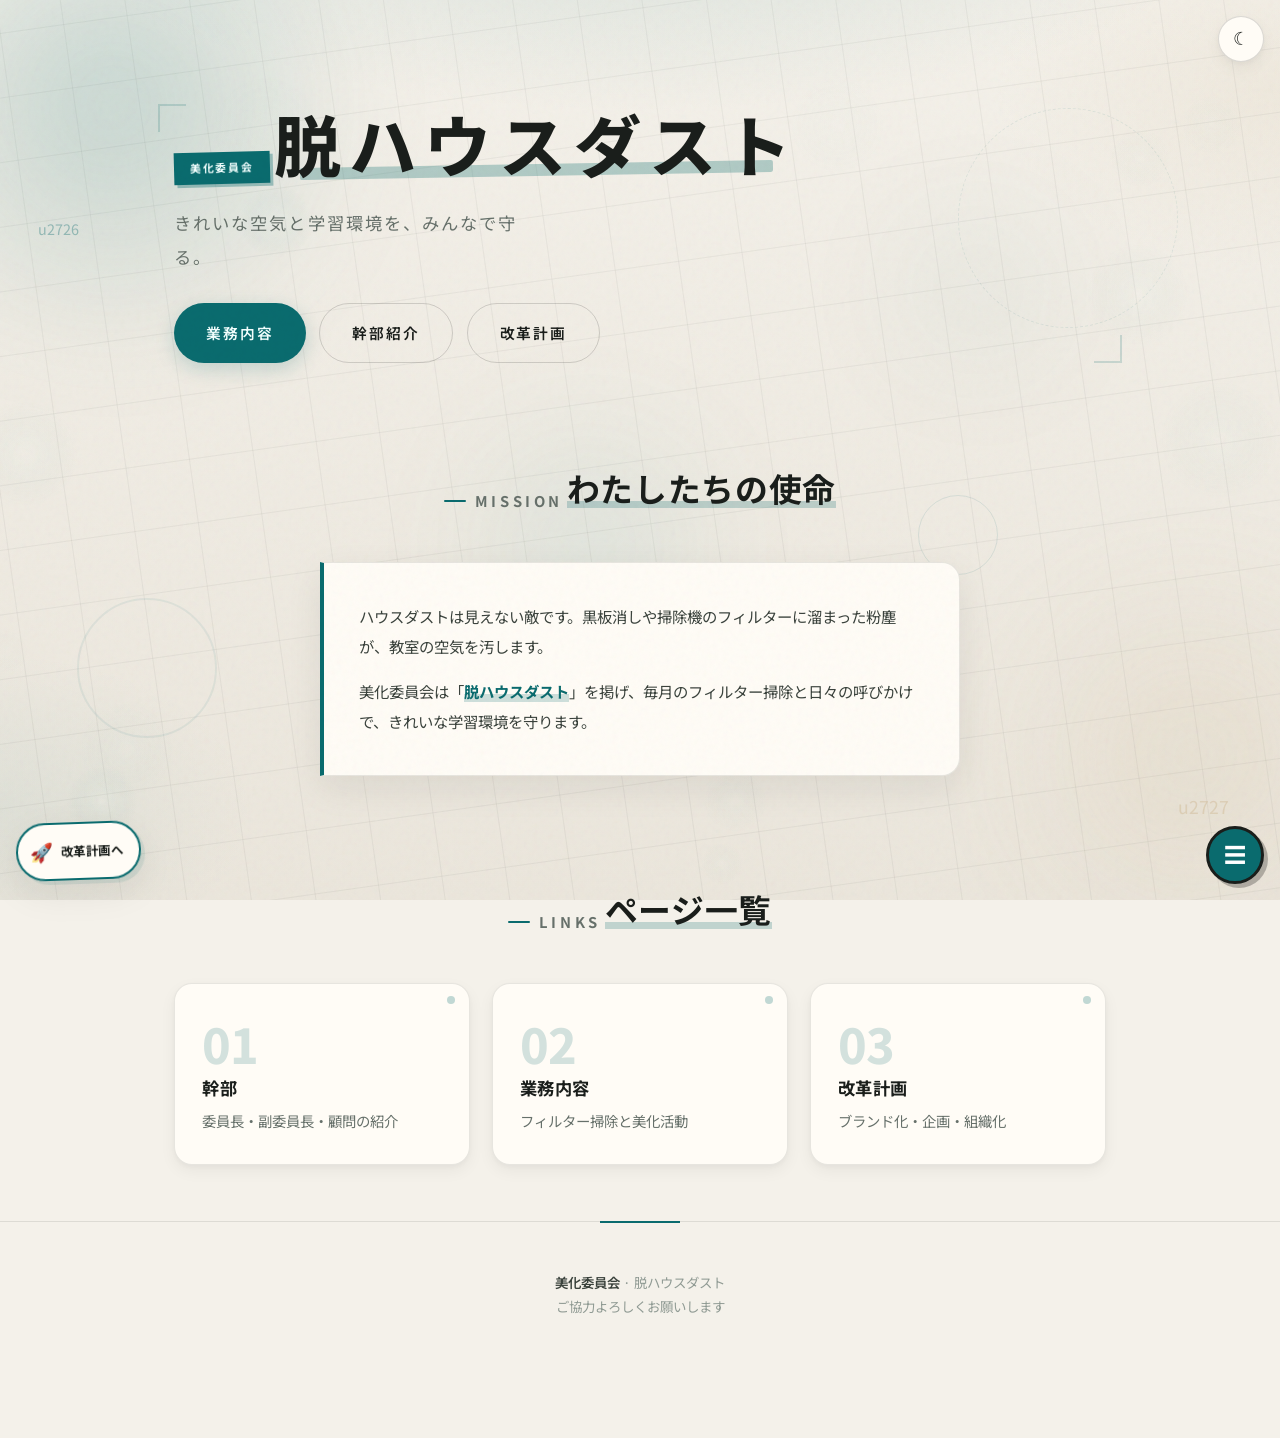
<file: index.html>
<!DOCTYPE html>
<html lang="ja" data-theme="light">
<head>
  <meta charset="UTF-8">
  <meta name="viewport" content="width=device-width, initial-scale=1.0, viewport-fit=cover">
  <meta name="description" content="美化委員会 — 脱ハウスダスト。黒板消し・掃除機フィルター掃除と学校全体の美化活動">
  <meta name="theme-color" content="#f4f1ea">
  <title>美化委員会 · 脱ハウスダスト</title>
  <link rel="preconnect" href="https://fonts.googleapis.com">
  <link rel="preconnect" href="https://fonts.gstatic.com" crossorigin>
  <link href="https://fonts.googleapis.com/css2?family=Noto+Sans+JP:wght@400;500;600;700;800&display=swap" rel="stylesheet">
  <link rel="stylesheet" href="css/style.css">
  <link rel="stylesheet" href="css/play.css">
  <link rel="stylesheet" href="css/menu.css?v=menu3">
</head>
<body>
  <div class="ambient" aria-hidden="true">
    <div class="ambient-gradient"></div>
    <div class="ambient-grid"></div>
    <div class="ambient-orbs">
      <div class="orb orb-1"></div>
      <div class="orb orb-2"></div>
      <div class="orb orb-3"></div>
      <div class="orb orb-4"></div>
    </div>
    <div class="ring ring-1"></div>
    <div class="ring ring-2"></div>
    <div class="ring ring-3"></div>
    <div class="ripple ripple-1"></div>
    <div class="ripple ripple-2"></div>
    <div class="ripple ripple-3"></div>
  </div>
  <canvas id="dust-canvas" aria-hidden="true"></canvas>

  <div class="page-wrap">
    <header class="hero">
      <div class="container">
        <div class="hero-badge">美化委員会</div>
        <h1>脱ハウスダスト</h1>
        <p class="hero-sub">きれいな空気と学習環境を、みんなで守る。</p>
        <div class="hero-cta">
          <a class="btn btn-primary" href="activities.html">業務内容</a>
          <a class="btn btn-ghost" href="cadre.html">幹部紹介</a>
          <a class="btn btn-ghost" href="https://r25347sh.github.io/bika-reform/">改革計画</a>
        </div>
      </div>
    </header>

    <section class="section">
      <div class="container">
        <div class="section-header reveal">
          <p class="eyebrow">Mission</p>
          <h2>わたしたちの使命</h2>
        </div>
        <div class="speech-card reveal">
          <p>ハウスダストは見えない敵です。黒板消しや掃除機のフィルターに溜まった粉塵が、教室の空気を汚します。</p>
          <p>美化委員会は「<span class="highlight">脱ハウスダスト</span>」を掲げ、毎月のフィルター掃除と日々の呼びかけで、きれいな学習環境を守ります。</p>
        </div>
      </div>
    </section>

    <section class="section">
      <div class="container">
        <div class="section-header reveal">
          <p class="eyebrow">Links</p>
          <h2>ページ一覧</h2>
        </div>
        <div class="activity-grid">
          <a class="card activity-card reveal" href="cadre.html" style="text-decoration:none;color:inherit">
            <div class="num">01</div>
            <h3>幹部</h3>
            <p>委員長・副委員長・顧問の紹介</p>
          </a>
          <a class="card activity-card reveal reveal-delay-1" href="activities.html" style="text-decoration:none;color:inherit">
            <div class="num">02</div>
            <h3>業務内容</h3>
            <p>フィルター掃除と美化活動</p>
          </a>
          <a class="card activity-card reveal reveal-delay-2" href="https://r25347sh.github.io/bika-reform/" style="text-decoration:none;color:inherit">
            <div class="num">03</div>
            <h3>改革計画</h3>
            <p>ブランド化・企画・組織化</p>
          </a>
        </div>
      </div>
    </section>

    <footer class="site-footer">
      <p><strong>美化委員会</strong> · 脱ハウスダスト</p>
      <p>ご協力よろしくお願いします</p>
    </footer>
  </div>

  <button type="button" class="ham-fab" id="ham-fab" style="position:fixed;right:1rem;bottom:1rem;z-index:2147483645;width:58px;height:58px;display:flex;align-items:center;justify-content:center;background:#0a6b6e;color:#fff;border:3px solid #1a1e1b;border-radius:50%;font-size:1.35rem;cursor:pointer;" aria-label="メニュー" aria-expanded="false" aria-controls="ham-panel">
    <span class="ham-fab-icon" aria-hidden="true">☰</span>
  </button>
  <nav class="ham-panel" id="ham-panel" aria-hidden="true">
    <a class="ham-link" href="index.html"><span class="ham-icon" aria-hidden="true">⌂</span><span>INDEX</span></a>
    <a class="ham-link" href="cadre.html"><span class="ham-icon" aria-hidden="true">👥</span><span>幹部</span></a>
    <a class="ham-link" href="activities.html"><span class="ham-icon" aria-hidden="true">🧹</span><span>業務内容</span></a>
    <a class="ham-link" href="https://r25347sh.github.io/bika-reform/"><span class="ham-icon" aria-hidden="true">🚀</span><span>改革計画</span></a>
  </nav>

  <script src="js/main.js" defer></script>
  <script src="js/play.js" defer></script>
  <script src="js/menu.js?v=menu3" defer></script>
  <a class="site-portal" href="https://r25347sh.github.io/bika-reform/" title="改革計画サイトへ">
    <span class="portal-icon" aria-hidden="true">🚀</span>
    <span>改革計画へ</span>
  </a>
</body>
</html>
</file>
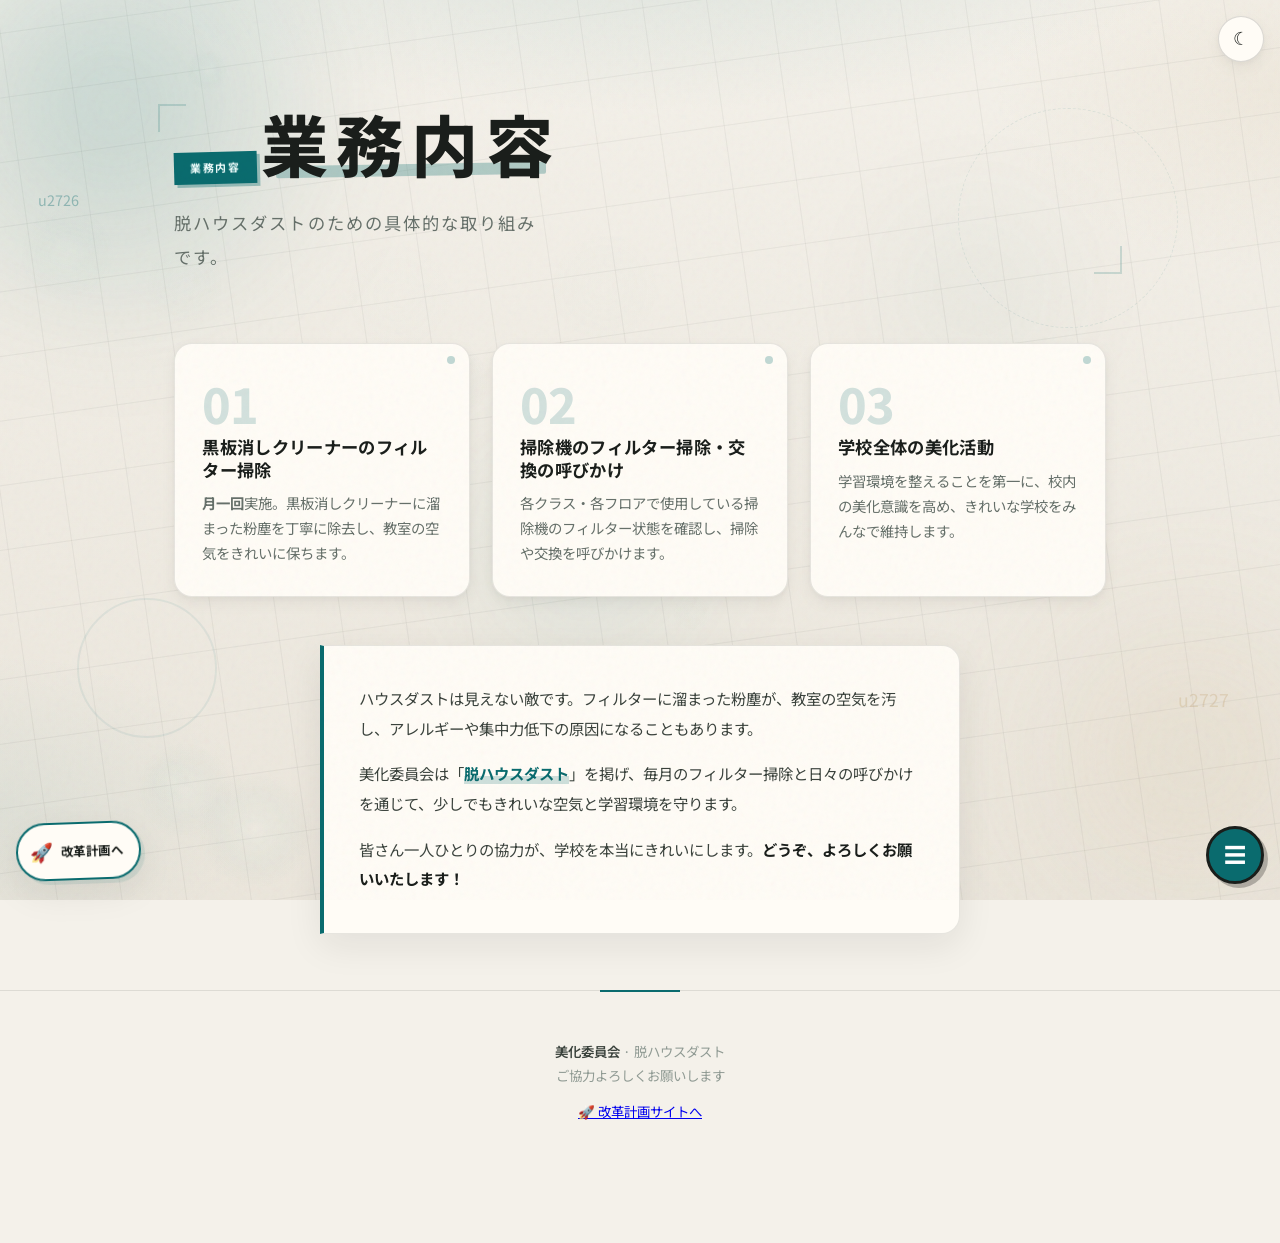
<file: activities.html>
<!DOCTYPE html>
<html lang="ja" data-theme="light">
<head>
  <meta charset="UTF-8">
  <meta name="viewport" content="width=device-width, initial-scale=1.0, viewport-fit=cover">
  <meta name="description" content="美化委員会の業務内容 — 黒板消しクリーナー・掃除機フィルター・学校全体の美化">
  <meta name="theme-color" content="#f4f1ea">
  <title>業務内容 · 美化委員会</title>
  <link rel="preconnect" href="https://fonts.googleapis.com">
  <link rel="preconnect" href="https://fonts.gstatic.com" crossorigin>
  <link href="https://fonts.googleapis.com/css2?family=Noto+Sans+JP:wght@400;500;600;700;800&display=swap" rel="stylesheet">
  <link rel="stylesheet" href="css/style.css">
  <link rel="stylesheet" href="css/play.css">
  <link rel="stylesheet" href="css/menu.css?v=menu2">
</head>
<body>
  <div class="ambient" aria-hidden="true">
    <div class="ambient-gradient"></div>
    <div class="ambient-grid"></div>
    <div class="ambient-orbs">
      <div class="orb orb-1"></div>
      <div class="orb orb-2"></div>
      <div class="orb orb-3"></div>
      <div class="orb orb-4"></div>
    </div>
    <div class="ring ring-1"></div>
    <div class="ring ring-2"></div>
    <div class="ring ring-3"></div>
    <div class="ripple ripple-1"></div>
    <div class="ripple ripple-2"></div>
    <div class="ripple ripple-3"></div>
  </div>
  <canvas id="dust-canvas" aria-hidden="true"></canvas>

  <div class="page-wrap">
    <header class="hero" style="padding-bottom: 2.5rem;">
      <div class="container">
        <div class="hero-badge">業務内容</div>
        <h1>業務内容</h1>
        <p class="hero-sub">脱ハウスダストのための具体的な取り組みです。</p>
      </div>
    </header>

    <section class="section" style="padding-top: 0;">
      <div class="container">
        <div class="activity-grid" style="margin-bottom: 3rem;">
          <article class="card activity-card reveal reveal-delay-1">
            <div class="num">01</div>
            <h3>黒板消しクリーナーのフィルター掃除</h3>
            <p><strong>月一回</strong>実施。黒板消しクリーナーに溜まった粉塵を丁寧に除去し、教室の空気をきれいに保ちます。</p>
          </article>
          <article class="card activity-card reveal reveal-delay-2">
            <div class="num">02</div>
            <h3>掃除機のフィルター掃除・交換の呼びかけ</h3>
            <p>各クラス・各フロアで使用している掃除機のフィルター状態を確認し、掃除や交換を呼びかけます。</p>
          </article>
          <article class="card activity-card reveal reveal-delay-3">
            <div class="num">03</div>
            <h3>学校全体の美化活動</h3>
            <p>学習環境を整えることを第一に、校内の美化意識を高め、きれいな学校をみんなで維持します。</p>
          </article>
        </div>

        <div class="speech-card reveal">
          <p>ハウスダストは見えない敵です。フィルターに溜まった粉塵が、教室の空気を汚し、アレルギーや集中力低下の原因になることもあります。</p>
          <p>美化委員会は「<span class="highlight">脱ハウスダスト</span>」を掲げ、毎月のフィルター掃除と日々の呼びかけを通じて、少しでもきれいな空気と学習環境を守ります。</p>
          <p>皆さん一人ひとりの協力が、学校を本当にきれいにします。<strong>どうぞ、よろしくお願いいたします！</strong></p>
        </div>
      </div>
    </section>

    <footer class="site-footer">
      <p><strong>美化委員会</strong> · 脱ハウスダスト</p>
      <p>ご協力よろしくお願いします</p>
      <p style="margin-top:0.75rem;"><a href="https://r25347sh.github.io/bika-reform/">🚀 改革計画サイトへ</a></p>
    </footer>
  </div>

  <button type="button" class="ham-fab" id="ham-fab" aria-label="メニュー" aria-expanded="false" aria-controls="ham-panel">
    <span class="ham-fab-icon" aria-hidden="true">☰</span>
  </button>
  <nav class="ham-panel" id="ham-panel" aria-hidden="true">
    <a class="ham-link" href="index.html"><span class="ham-icon" aria-hidden="true">⌂</span><span>INDEX</span></a>
    <a class="ham-link" href="cadre.html"><span class="ham-icon" aria-hidden="true">👥</span><span>幹部</span></a>
    <a class="ham-link" href="activities.html"><span class="ham-icon" aria-hidden="true">🧹</span><span>業務内容</span></a>
    <a class="ham-link" href="https://r25347sh.github.io/bika-reform/"><span class="ham-icon" aria-hidden="true">🚀</span><span>改革計画</span></a>
  </nav>

  <script src="js/main.js" defer></script>
  <script src="js/play.js" defer></script>
  <script src="js/menu.js?v=menu2" defer></script>
  <a class="site-portal" href="https://r25347sh.github.io/bika-reform/" title="改革計画サイトへ">
    <span class="portal-icon" aria-hidden="true">🚀</span>
    <span>改革計画へ</span>
  </a>
</body>
</html>
</file>
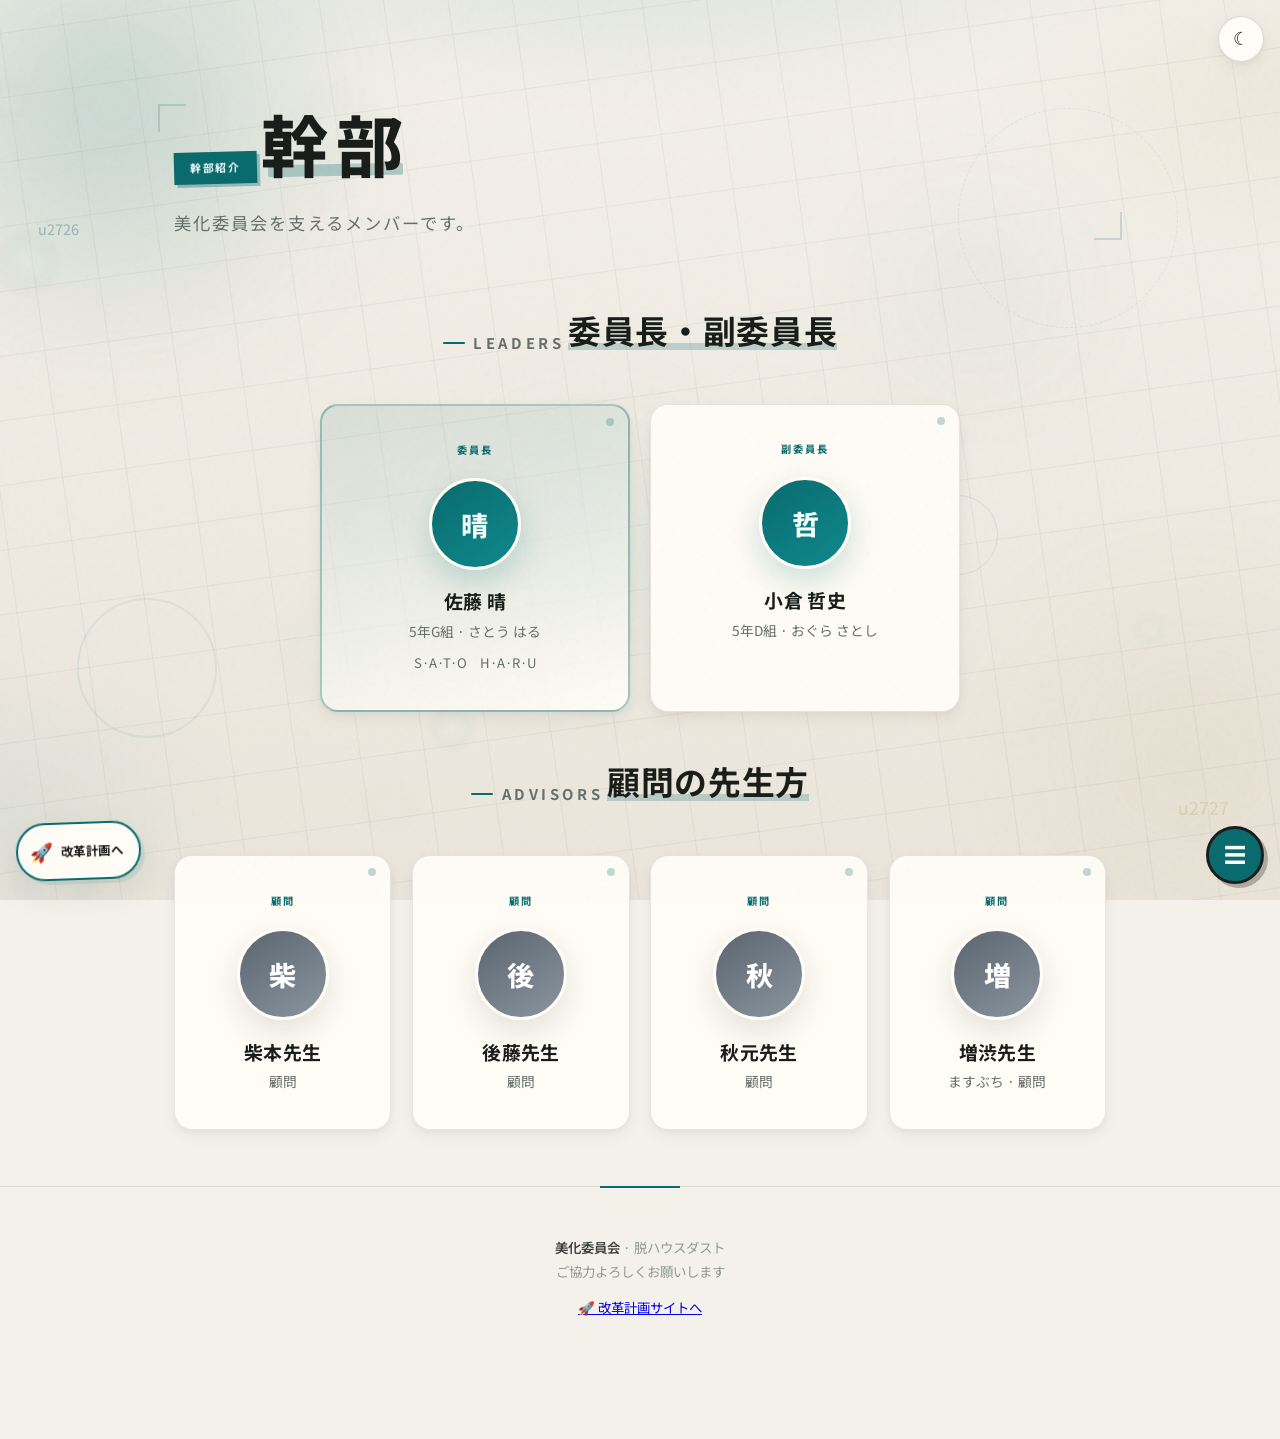
<file: cadre.html>
<!DOCTYPE html>
<html lang="ja" data-theme="light">
<head>
  <meta charset="UTF-8">
  <meta name="viewport" content="width=device-width, initial-scale=1.0, viewport-fit=cover">
  <meta name="description" content="美化委員会 幹部紹介 — 委員長・副委員長・顧問の先生方">
  <meta name="theme-color" content="#f4f1ea">
  <title>幹部 · 美化委員会</title>
  <link rel="preconnect" href="https://fonts.googleapis.com">
  <link rel="preconnect" href="https://fonts.gstatic.com" crossorigin>
  <link href="https://fonts.googleapis.com/css2?family=Noto+Sans+JP:wght@400;500;600;700;800&display=swap" rel="stylesheet">
  <link rel="stylesheet" href="css/style.css">
  <link rel="stylesheet" href="css/play.css">
  <link rel="stylesheet" href="css/menu.css?v=menu2">
</head>
<body>
  <div class="ambient" aria-hidden="true">
    <div class="ambient-gradient"></div>
    <div class="ambient-grid"></div>
    <div class="ambient-orbs">
      <div class="orb orb-1"></div>
      <div class="orb orb-2"></div>
      <div class="orb orb-3"></div>
      <div class="orb orb-4"></div>
    </div>
    <div class="ring ring-1"></div>
    <div class="ring ring-2"></div>
    <div class="ring ring-3"></div>
    <div class="ripple ripple-1"></div>
    <div class="ripple ripple-2"></div>
    <div class="ripple ripple-3"></div>
  </div>
  <canvas id="dust-canvas" aria-hidden="true"></canvas>

  <div class="page-wrap">
    <header class="hero" style="padding-bottom: 2.5rem;">
      <div class="container">
        <div class="hero-badge">幹部紹介</div>
        <h1>幹部</h1>
        <p class="hero-sub">美化委員会を支えるメンバーです。</p>
      </div>
    </header>

    <section class="section" style="padding-top: 0;">
      <div class="container">
        <div class="section-header reveal">
          <p class="eyebrow">Leaders</p>
          <h2>委員長・副委員長</h2>
        </div>
        <div class="cadre-grid" style="max-width: 640px; margin: 0 auto 3rem;">
          <article class="card cadre-card featured reveal reveal-delay-1">
            <div class="role">委員長</div>
            <div class="cadre-avatar" aria-hidden="true">晴</div>
            <h3>佐藤 晴</h3>
            <p class="meta">5年G組 · さとう はる</p>
            <p class="meta" style="margin-top:0.5rem;font-size:0.82rem;">S·A·T·O　H·A·R·U</p>
          </article>
          <article class="card cadre-card reveal reveal-delay-2">
            <div class="role">副委員長</div>
            <div class="cadre-avatar" aria-hidden="true">哲</div>
            <h3>小倉 哲史</h3>
            <p class="meta">5年D組 · おぐら さとし</p>
          </article>
        </div>

        <div class="section-header reveal">
          <p class="eyebrow">Advisors</p>
          <h2>顧問の先生方</h2>
        </div>
        <div class="cadre-grid">
          <article class="card cadre-card teacher reveal reveal-delay-1">
            <div class="role">顧問</div>
            <div class="cadre-avatar" aria-hidden="true">柴</div>
            <h3>柴本先生</h3>
            <p class="meta">顧問</p>
          </article>
          <article class="card cadre-card teacher reveal reveal-delay-2">
            <div class="role">顧問</div>
            <div class="cadre-avatar" aria-hidden="true">後</div>
            <h3>後藤先生</h3>
            <p class="meta">顧問</p>
          </article>
          <article class="card cadre-card teacher reveal reveal-delay-3">
            <div class="role">顧問</div>
            <div class="cadre-avatar" aria-hidden="true">秋</div>
            <h3>秋元先生</h3>
            <p class="meta">顧問</p>
          </article>
          <article class="card cadre-card teacher reveal reveal-delay-4">
            <div class="role">顧問</div>
            <div class="cadre-avatar" aria-hidden="true">増</div>
            <h3>増渋先生</h3>
            <p class="meta">ますぶち · 顧問</p>
          </article>
        </div>
      </div>
    </section>

    <footer class="site-footer">
      <p><strong>美化委員会</strong> · 脱ハウスダスト</p>
      <p>ご協力よろしくお願いします</p>
      <p style="margin-top:0.75rem;"><a href="https://r25347sh.github.io/bika-reform/">🚀 改革計画サイトへ</a></p>
    </footer>
  </div>

  <button type="button" class="ham-fab" id="ham-fab" aria-label="メニュー" aria-expanded="false" aria-controls="ham-panel">
    <span class="ham-fab-icon" aria-hidden="true">☰</span>
  </button>
  <nav class="ham-panel" id="ham-panel" aria-hidden="true">
    <a class="ham-link" href="index.html"><span class="ham-icon" aria-hidden="true">⌂</span><span>INDEX</span></a>
    <a class="ham-link" href="cadre.html"><span class="ham-icon" aria-hidden="true">👥</span><span>幹部</span></a>
    <a class="ham-link" href="activities.html"><span class="ham-icon" aria-hidden="true">🧹</span><span>業務内容</span></a>
    <a class="ham-link" href="https://r25347sh.github.io/bika-reform/"><span class="ham-icon" aria-hidden="true">🚀</span><span>改革計画</span></a>
  </nav>

  <script src="js/main.js" defer></script>
  <script src="js/play.js" defer></script>
  <script src="js/menu.js?v=menu2" defer></script>
  <a class="site-portal" href="https://r25347sh.github.io/bika-reform/" title="改革計画サイトへ">
    <span class="portal-icon" aria-hidden="true">🚀</span>
    <span>改革計画へ</span>
  </a>
</body>
</html>
</file>
<file: css/style.css>
/* ============================================================
   美化委員会 · 脱ハウスダスト 2026
   Editorial · Alive background · Not generic AI
   ============================================================ */

:root {
  --bg: #f4f1ea;
  --bg-deep: #ebe6dc;
  --surface: #fffcf6;
  --surface-2: #f9f5ed;
  --ink: #1a1e1b;
  --ink-2: #3a423c;
  --ink-3: #66706a;
  --ink-4: #8f9a93;
  --accent: #0a6b6e;
  --accent-bright: #0f8a8e;
  --accent-soft: rgba(10, 107, 110, 0.1);
  --accent-glow: rgba(10, 107, 110, 0.2);
  --accent-line: rgba(10, 107, 110, 0.35);
  --accent-on: #f2fffe;
  --warm: #c4a574;
  --warm-soft: rgba(196, 165, 116, 0.15);
  --line: rgba(26, 30, 27, 0.1);
  --line-strong: rgba(26, 30, 27, 0.16);
  --shadow-sm: 0 2px 6px rgba(26,30,27,0.04), 0 6px 16px rgba(26,30,27,0.05);
  --shadow-md: 0 12px 36px rgba(26,30,27,0.08);
  --shadow-lg: 0 24px 60px rgba(26,30,27,0.1);
  --radius: 4px;
  --radius-lg: 18px;
  --font: "Noto Sans JP", "Hiragino Sans", "Yu Gothic", system-ui, sans-serif;
  --ease: cubic-bezier(0.22, 1, 0.36, 1);
  --ease-out: cubic-bezier(0.16, 1, 0.3, 1);
  --ease-spring: cubic-bezier(0.34, 1.3, 0.64, 1);
  --max: 980px;
}

[data-theme="dark"] {
  --bg: #0d1210;
  --bg-deep: #080b0a;
  --surface: #161c19;
  --surface-2: #1c2420;
  --ink: #eef2ef;
  --ink-2: #c5cec8;
  --ink-3: #8b968f;
  --ink-4: #5c6861;
  --accent: #2dd4bf;
  --accent-bright: #5eead4;
  --accent-soft: rgba(45, 212, 191, 0.12);
  --accent-glow: rgba(45, 212, 191, 0.25);
  --accent-line: rgba(45, 212, 191, 0.35);
  --accent-on: #042f2e;
  --warm: #d4b896;
  --warm-soft: rgba(212, 184, 150, 0.12);
  --line: rgba(200, 215, 208, 0.1);
  --line-strong: rgba(200, 215, 208, 0.18);
  --shadow-sm: 0 2px 10px rgba(0,0,0,0.35);
  --shadow-md: 0 14px 40px rgba(0,0,0,0.4);
  --shadow-lg: 0 28px 64px rgba(0,0,0,0.5);
}

*, *::before, *::after { box-sizing: border-box; margin: 0; padding: 0; }
html { scroll-behavior: smooth; background: var(--bg); }
body {
  font-family: var(--font);
  color: var(--ink);
  background: var(--bg);
  line-height: 1.8;
  min-height: 100vh;
  overflow-x: hidden;
  -webkit-font-smoothing: antialiased;
  transition: background 0.45s ease, color 0.45s ease;
}

body::before {
  content: "";
  position: fixed;
  inset: 0;
  z-index: 9990;
  pointer-events: none;
  opacity: 0.04;
  background-image: url("data:image/svg+xml,%3Csvg viewBox='0 0 200 200' xmlns='http://www.w3.org/2000/svg'%3E%3Cfilter id='n'%3E%3CfeTurbulence type='fractalNoise' baseFrequency='0.85' numOctaves='4' stitchTiles='stitch'/%3E%3C/filter%3E%3Crect width='100%25' height='100%25' filter='url(%23n)'/%3E%3C/svg%3E");
  mix-blend-mode: multiply;
}
[data-theme="dark"] body::before { opacity: 0.06; mix-blend-mode: soft-light; }

.ambient {
  position: fixed; inset: 0; z-index: 0; pointer-events: none; overflow: hidden;
}

.ambient-gradient {
  position: absolute; inset: 0;
  background:
    radial-gradient(ellipse 90% 50% at 50% -15%, color-mix(in srgb, var(--accent) 14%, transparent), transparent 55%),
    radial-gradient(ellipse 45% 40% at 100% 10%, color-mix(in srgb, var(--warm) 10%, transparent), transparent 50%),
    radial-gradient(ellipse 40% 35% at 0% 90%, color-mix(in srgb, var(--accent) 6%, transparent), transparent 50%),
    linear-gradient(180deg, var(--bg) 0%, var(--bg-deep) 100%);
}

.ambient-grid {
  position: absolute; inset: -20%;
  background-image:
    linear-gradient(var(--line) 1px, transparent 1px),
    linear-gradient(90deg, var(--line) 1px, transparent 1px);
  background-size: 64px 64px;
  opacity: 0.5;
  transform: rotate(-8deg);
  animation: grid-drift 40s linear infinite;
}
@keyframes grid-drift {
  0% { transform: rotate(-8deg) translate(0, 0); }
  100% { transform: rotate(-8deg) translate(64px, 64px); }
}

.ambient-orbs { position: absolute; inset: 0; }
.orb {
  position: absolute;
  border-radius: 50%;
  filter: blur(70px);
  will-change: transform;
}
.orb-1 {
  width: min(55vw, 480px); height: min(55vw, 480px);
  background: radial-gradient(circle, color-mix(in srgb, var(--accent) 45%, transparent) 0%, transparent 70%);
  top: -15%; left: -10%;
  opacity: 0.55;
  animation: orb-a 22s ease-in-out infinite;
}
.orb-2 {
  width: min(45vw, 380px); height: min(45vw, 380px);
  background: radial-gradient(circle, color-mix(in srgb, var(--warm) 40%, transparent) 0%, transparent 70%);
  bottom: -5%; right: -8%;
  opacity: 0.45;
  animation: orb-b 28s ease-in-out infinite;
}
.orb-3 {
  width: min(35vw, 280px); height: min(35vw, 280px);
  background: radial-gradient(circle, color-mix(in srgb, var(--accent-bright) 35%, transparent) 0%, transparent 70%);
  top: 45%; left: 35%;
  opacity: 0.35;
  animation: orb-c 18s ease-in-out infinite;
}
.orb-4 {
  width: min(30vw, 220px); height: min(30vw, 220px);
  background: radial-gradient(circle, color-mix(in srgb, var(--accent) 30%, transparent) 0%, transparent 70%);
  top: 20%; right: 15%;
  opacity: 0.3;
  animation: orb-a 26s ease-in-out infinite reverse;
  animation-delay: -8s;
}
@keyframes orb-a {
  0%, 100% { transform: translate(0, 0) scale(1); }
  33% { transform: translate(8%, 6%) scale(1.12); }
  66% { transform: translate(-5%, 10%) scale(0.92); }
}
@keyframes orb-b {
  0%, 100% { transform: translate(0, 0) scale(1); }
  40% { transform: translate(-10%, -8%) scale(1.15); }
  70% { transform: translate(6%, -4%) scale(0.9); }
}
@keyframes orb-c {
  0%, 100% { transform: translate(0, 0) scale(1); }
  50% { transform: translate(12%, -10%) scale(1.2); }
}

.ring {
  position: absolute;
  border-radius: 50%;
  border: 1.5px solid var(--accent-line);
  opacity: 0.25;
  animation: ring-spin 30s linear infinite;
}
.ring-1 {
  width: 220px; height: 220px;
  top: 12%; right: 8%;
  border-style: dashed;
  animation-duration: 36s;
}
.ring-2 {
  width: 140px; height: 140px;
  bottom: 18%; left: 6%;
  border-width: 2px;
  opacity: 0.2;
  animation-duration: 24s;
  animation-direction: reverse;
}
.ring-3 {
  width: 80px; height: 80px;
  top: 55%; right: 22%;
  opacity: 0.3;
  animation-duration: 18s;
}
@keyframes ring-spin {
  from { transform: rotate(0deg); }
  to { transform: rotate(360deg); }
}

.ripple {
  position: absolute;
  border-radius: 50%;
  border: 1px solid var(--accent-line);
  opacity: 0;
  animation: ripple-out 8s ease-out infinite;
}
.ripple-1 { width: 60px; height: 60px; top: 30%; left: 20%; animation-delay: 0s; }
.ripple-2 { width: 60px; height: 60px; top: 70%; right: 25%; animation-delay: 2.5s; }
.ripple-3 { width: 60px; height: 60px; top: 50%; left: 60%; animation-delay: 5s; }
@keyframes ripple-out {
  0% { transform: scale(0.5); opacity: 0.4; }
  70% { opacity: 0.1; }
  100% { transform: scale(4.5); opacity: 0; }
}

#dust-canvas {
  position: fixed; inset: 0; z-index: 1; pointer-events: none;
}

.page-wrap {
  position: relative; z-index: 2; min-height: 100vh;
  display: flex; flex-direction: column;
  animation: page-in 0.9s var(--ease-out) both;
}
@keyframes page-in {
  from { opacity: 0; transform: translateY(20px); }
  to { opacity: 1; transform: none; }
}

.container { width: 100%; max-width: var(--max); margin: 0 auto; padding: 0 1.5rem; }
h1, h2, h3 { font-weight: 700; letter-spacing: 0.02em; line-height: 1.3; color: var(--ink); }

.theme-toggle {
  position: fixed;
  top: max(1rem, env(safe-area-inset-top));
  right: max(1rem, env(safe-area-inset-right));
  z-index: 99980;
  width: 46px; height: 46px; border-radius: 50%;
  border: 1.5px solid var(--line-strong);
  background: var(--surface); color: var(--ink);
  box-shadow: var(--shadow-sm); cursor: pointer;
  display: flex; align-items: center; justify-content: center;
  font-size: 1.15rem;
  transition: transform 0.3s var(--ease-spring), box-shadow 0.25s, background 0.25s;
}
.theme-toggle:hover {
  transform: scale(1.1) rotate(15deg);
  box-shadow: var(--shadow-md);
}
.theme-toggle .icon-sun, .theme-toggle .icon-moon { display: none; line-height: 1; }
[data-theme="light"] .theme-toggle .icon-moon,
:root:not([data-theme="dark"]) .theme-toggle .icon-moon { display: block; }
[data-theme="dark"] .theme-toggle .icon-sun { display: block; }
[data-theme="dark"] .theme-toggle .icon-moon { display: none; }

.eyebrow {
  display: inline-flex; align-items: center; gap: 0.55rem;
  font-size: 0.7rem; font-weight: 700; letter-spacing: 0.24em;
  text-transform: uppercase; color: var(--accent); margin-bottom: 0.8rem;
}
.eyebrow::before {
  content: "";
  width: 22px; height: 2px;
  background: var(--accent);
  border-radius: 1px;
  animation: line-draw 1s var(--ease-out) both;
}
@keyframes line-draw {
  from { width: 0; opacity: 0; }
  to { width: 22px; opacity: 1; }
}

.btn {
  display: inline-flex; align-items: center; justify-content: center; gap: 0.5rem;
  padding: 1rem 2rem;
  border-radius: 9999px;
  font-family: inherit; font-size: 0.92rem; font-weight: 600;
  text-decoration: none; border: none; cursor: pointer;
  transition: transform 0.35s var(--ease-spring), box-shadow 0.3s, background 0.2s, border-color 0.2s, color 0.2s;
}
.btn-primary {
  background: var(--accent); color: var(--accent-on);
  box-shadow: 0 6px 20px var(--accent-glow);
}
.btn-primary:hover {
  transform: translateY(-4px) scale(1.03);
  box-shadow: 0 14px 36px var(--accent-glow);
  background: var(--accent-bright);
}
.btn-ghost {
  background: transparent; color: var(--ink);
  border: 1.5px solid var(--line-strong);
}
.btn-ghost:hover {
  border-color: var(--accent); color: var(--accent);
  background: var(--accent-soft);
  transform: translateY(-4px);
}

.card {
  background: var(--surface);
  border: 1px solid var(--line);
  border-radius: var(--radius-lg);
  padding: 1.9rem 1.7rem;
  box-shadow: var(--shadow-sm);
  transition: transform 0.45s var(--ease), box-shadow 0.45s, border-color 0.3s;
  position: relative;
  overflow: hidden;
}
.card::after {
  content: "";
  position: absolute;
  top: 0; left: 0; right: 0;
  height: 3px;
  background: linear-gradient(90deg, var(--accent), transparent 70%);
  opacity: 0;
  transition: opacity 0.35s;
}
.card:hover {
  transform: translateY(-8px);
  box-shadow: var(--shadow-md);
  border-color: var(--accent-line);
}
.card:hover::after { opacity: 1; }

.hero {
  padding: 6.5rem 0 3rem;
  position: relative;
}
.hero-inner {
  display: grid;
  grid-template-columns: 1fr;
  gap: 2rem;
  align-items: end;
}
@media (min-width: 720px) {
  .hero-inner {
    grid-template-columns: 1.2fr 0.8fr;
    gap: 2.5rem;
  }
}

.hero-main { text-align: left; }
.hero-badge {
  display: inline-block;
  padding: 0.4rem 1rem;
  background: var(--accent);
  color: var(--accent-on);
  font-size: 0.68rem; font-weight: 700; letter-spacing: 0.16em;
  margin-bottom: 1.4rem;
  transform: rotate(-1.5deg);
  box-shadow: 3px 3px 0 color-mix(in srgb, var(--accent) 35%, transparent);
  animation: stamp-in 0.8s var(--ease-spring) both;
}
@keyframes stamp-in {
  from { opacity: 0; transform: rotate(-8deg) scale(0.8); }
  to { opacity: 1; transform: rotate(-1.5deg) scale(1); }
}

.hero h1 {
  font-size: clamp(2.8rem, 8vw, 4.2rem);
  font-weight: 800;
  letter-spacing: 0.12em;
  margin-bottom: 0.9rem;
  line-height: 1.15;
  animation: title-rise 1s var(--ease-out) 0.15s both;
}
@keyframes title-rise {
  from { opacity: 0; transform: translateY(28px); letter-spacing: 0.25em; filter: blur(4px); }
  to { opacity: 1; transform: none; letter-spacing: 0.12em; filter: none; }
}

.hero-sub {
  font-size: clamp(0.98rem, 2vw, 1.08rem);
  color: var(--ink-3);
  max-width: 22em;
  line-height: 1.95;
  margin-bottom: 1.8rem;
  animation: title-rise 1s var(--ease-out) 0.28s both;
}

.hero-cta {
  display: flex; flex-wrap: wrap; gap: 0.85rem;
  animation: title-rise 1s var(--ease-out) 0.4s both;
}

.hero-side {
  display: flex;
  justify-content: flex-start;
  align-items: flex-end;
}
@media (min-width: 720px) {
  .hero-side { justify-content: flex-end; }
}

.goal-banner {
  width: 100%;
  max-width: 260px;
  padding: 1.6rem 1.5rem 1.4rem;
  background: var(--surface);
  border: 2px solid var(--accent);
  box-shadow: 6px 6px 0 var(--accent-soft), var(--shadow-sm);
  text-align: center;
  position: relative;
  animation: stamp-in 0.9s var(--ease-spring) 0.35s both;
}
.goal-banner::before {
  content: "GOAL";
  position: absolute;
  top: -0.55rem; left: 50%;
  transform: translateX(-50%);
  background: var(--accent);
  color: var(--accent-on);
  font-size: 0.55rem; font-weight: 800; letter-spacing: 0.2em;
  padding: 0.15rem 0.6rem;
}
.goal-banner .label {
  font-size: 0.65rem; font-weight: 700; letter-spacing: 0.2em;
  color: var(--ink-3); margin-bottom: 0.4rem; margin-top: 0.3rem;
}
.goal-banner .value {
  font-size: 1.45rem; font-weight: 800; letter-spacing: 0.1em; color: var(--accent);
  line-height: 1.3;
}

.section { padding: 3.5rem 0; }
.section-header { margin-bottom: 2.2rem; }
.section-header h2 {
  font-size: clamp(1.55rem, 3.5vw, 2.05rem);
  margin-bottom: 0.4rem;
  position: relative;
  display: inline-block;
}
.section-header h2::after {
  content: "";
  position: absolute;
  left: 0; bottom: 0.05em;
  width: 100%; height: 0.22em;
  background: color-mix(in srgb, var(--accent) 22%, transparent);
  z-index: -1;
}
.section-header p { color: var(--ink-3); font-size: 0.92rem; margin-top: 0.35rem; }

.speech-card {
  max-width: 640px;
  padding: 2.4rem 2.2rem;
  background: var(--surface);
  border: 1px solid var(--line);
  border-left: 4px solid var(--accent);
  border-radius: 0 var(--radius-lg) var(--radius-lg) 0;
  box-shadow: var(--shadow-md);
  position: relative;
}
.speech-card p {
  color: var(--ink-2); font-size: 0.96rem;
  margin-bottom: 0.95rem; line-height: 1.95;
}
.speech-card p:last-child { margin-bottom: 0; }
.speech-card .highlight {
  color: var(--accent); font-weight: 700;
  background: linear-gradient(transparent 62%, color-mix(in srgb, var(--accent) 20%, transparent) 62%);
}
.speech-card strong { color: var(--ink); font-weight: 700; }

.activity-grid {
  display: grid;
  grid-template-columns: repeat(auto-fit, minmax(260px, 1fr));
  gap: 1.35rem;
}
.activity-card {
  padding-top: 2.2rem;
}
.activity-card .num {
  font-size: 3rem; font-weight: 800;
  color: color-mix(in srgb, var(--accent) 18%, transparent);
  line-height: 1;
  margin-bottom: 0.6rem;
  letter-spacing: -0.02em;
  transition: color 0.35s, transform 0.4s var(--ease-spring);
}
.activity-card:hover .num {
  color: var(--accent);
  transform: scale(1.08);
}
.activity-card h3 { font-size: 1.08rem; margin-bottom: 0.55rem; }
.activity-card p { font-size: 0.9rem; color: var(--ink-3); line-height: 1.75; }

.cadre-grid {
  display: grid;
  grid-template-columns: repeat(auto-fit, minmax(200px, 1fr));
  gap: 1.3rem;
}
.cadre-card { text-align: center; padding: 2.2rem 1.5rem; }
.cadre-card .role {
  font-size: 0.64rem; font-weight: 700; letter-spacing: 0.2em;
  color: var(--accent); margin-bottom: 1.15rem; text-transform: uppercase;
}
.cadre-avatar {
  width: 92px; height: 92px; border-radius: 50%;
  margin: 0 auto 1.2rem;
  background: linear-gradient(145deg, var(--accent), var(--accent-bright));
  display: flex; align-items: center; justify-content: center;
  font-size: 1.7rem; color: var(--accent-on); font-weight: 800;
  box-shadow: 0 12px 32px var(--accent-glow);
  border: 3px solid var(--surface);
  transition: transform 0.45s var(--ease-spring), box-shadow 0.4s;
}
.cadre-card:hover .cadre-avatar {
  transform: scale(1.12) rotate(-3deg);
  box-shadow: 0 18px 44px var(--accent-glow);
}
.cadre-card.teacher .cadre-avatar {
  background: linear-gradient(145deg, #5a6570, #8a95a0);
  color: #fff;
  box-shadow: 0 12px 32px rgba(26,30,27,0.12);
}
[data-theme="dark"] .cadre-card.teacher .cadre-avatar {
  background: linear-gradient(145deg, #3d4650, #5a6570);
}
.cadre-card h3 { font-size: 1.18rem; margin-bottom: 0.3rem; }
.cadre-card .meta { font-size: 0.86rem; color: var(--ink-3); }
.cadre-card.featured {
  border: 2px solid var(--accent-line);
  background: linear-gradient(165deg, var(--accent-soft), var(--surface));
}

.site-footer {
  margin-top: auto;
  padding: 3rem 1.5rem 7.5rem;
  text-align: center;
  color: var(--ink-4);
  font-size: 0.84rem;
  border-top: 1px solid var(--line);
  position: relative;
}
.site-footer::before {
  content: "";
  position: absolute;
  top: -1px; left: 50%;
  transform: translateX(-50%);
  width: 80px; height: 2px;
  background: var(--accent);
}
.site-footer strong { color: var(--ink-2); font-weight: 600; }

.reveal {
  opacity: 0;
  transform: translateY(32px);
  transition: opacity 0.9s var(--ease-out), transform 0.9s var(--ease-out);
}
.reveal.visible { opacity: 1; transform: none; }
.reveal-delay-1 { transition-delay: 0.1s; }
.reveal-delay-2 { transition-delay: 0.2s; }
.reveal-delay-3 { transition-delay: 0.3s; }
.reveal-delay-4 { transition-delay: 0.4s; }

@media (max-width: 480px) {
  .hero { padding: 5.5rem 0 2.5rem; }
  .speech-card { padding: 1.8rem 1.4rem; }
  .goal-banner { max-width: 100%; }
}

@media (prefers-reduced-motion: reduce) {
  .ambient-grid, .orb, .ring, .ripple, .hero-badge, .hero h1, .hero-sub, .hero-cta, .goal-banner, .eyebrow::before {
    animation: none !important;
  }
  .reveal { opacity: 1; transform: none; transition: none; }
  .page-wrap { animation: none; }
  body::before { opacity: 0; }
}
</file>
<file: css/play.css>
/* ========== PLAY MODE — denser + easter-ready ========== */

.sticker {
  position: absolute;
  font-size: 1.6rem;
  opacity: 0.72;
  pointer-events: none;
  z-index: 3;
  animation: sticker-bob 4s ease-in-out infinite;
  filter: drop-shadow(0 3px 6px rgba(0,0,0,0.1));
  user-select: none;
}
.sticker-1 { top: 8%; right: 5%; animation-delay: 0s; font-size: 1.85rem; }
.sticker-2 { bottom: 18%; left: 4%; animation-delay: -1.2s; font-size: 1.5rem; }
.sticker-3 { top: 42%; right: 10%; animation-delay: -2.4s; font-size: 1.3rem; opacity: 0.55; }
.sticker-4 { top: 65%; left: 8%; animation-delay: -0.8s; font-size: 1.4rem; }
.sticker-5 { top: 22%; left: 12%; animation-delay: -3s; font-size: 1.2rem; opacity: 0.5; }
@keyframes sticker-bob {
  0%, 100% { transform: translateY(0) rotate(-8deg) scale(1); }
  30% { transform: translateY(-14px) rotate(6deg) scale(1.08); }
  60% { transform: translateY(-4px) rotate(-4deg) scale(0.96); }
}

.hero-badge {
  cursor: pointer;
  transition: transform 0.4s cubic-bezier(0.34, 1.6, 0.64, 1);
  animation: stamp-in 0.8s cubic-bezier(0.34, 1.6, 0.64, 1) both, badge-wiggle 5s ease-in-out 1.5s infinite;
}
.hero-badge:hover {
  transform: rotate(4deg) scale(1.12) !important;
  animation-play-state: paused;
}
@keyframes badge-wiggle {
  0%, 100% { transform: rotate(-1.5deg); }
  15% { transform: rotate(2deg); }
  30% { transform: rotate(-2.5deg); }
  45% { transform: rotate(1deg); }
  60% { transform: rotate(-1.5deg); }
}
@keyframes stamp-in {
  from { opacity: 0; transform: rotate(-10deg) scale(0.7); }
  to { opacity: 1; transform: rotate(-1.5deg) scale(1); }
}

.goal-banner, .mission-banner {
  transition: transform 0.45s cubic-bezier(0.34, 1.6, 0.64, 1), box-shadow 0.35s;
  cursor: pointer;
}
.goal-banner:hover, .mission-banner:hover {
  transform: rotate(-2.5deg) translateY(-8px) scale(1.04);
  box-shadow: 10px 10px 0 var(--accent-soft), var(--shadow-md);
}
.goal-banner:active, .mission-banner:active {
  transform: rotate(1deg) scale(0.97);
}

.card {
  transition: transform 0.35s cubic-bezier(0.34, 1.3, 0.64, 1), box-shadow 0.4s, border-color 0.3s !important;
  transform-style: preserve-3d;
  perspective: 800px;
  position: relative;
}
.card:hover {
  transform: translateY(-10px) rotate(-0.6deg) !important;
}
.activity-card:nth-child(2):hover { transform: translateY(-10px) rotate(0.6deg) !important; }
.activity-card:nth-child(3):hover { transform: translateY(-10px) rotate(-0.4deg) !important; }

.activity-card .num, .num-card .num {
  display: inline-block;
  transition: color 0.3s, transform 0.5s cubic-bezier(0.34, 1.7, 0.64, 1) !important;
}
.activity-card:hover .num, .num-card:hover .num {
  transform: scale(1.25) rotate(-8deg) !important;
  color: var(--accent) !important;
}

.btn {
  transition: transform 0.4s cubic-bezier(0.34, 1.6, 0.64, 1), box-shadow 0.3s, background 0.2s, border-color 0.2s, color 0.2s !important;
  position: relative;
  overflow: hidden;
}
.btn::after {
  content: "";
  position: absolute;
  inset: 0;
  background: linear-gradient(120deg, transparent 30%, rgba(255,255,255,0.25) 50%, transparent 70%);
  transform: translateX(-120%);
  transition: transform 0.55s ease;
}
.btn:hover::after { transform: translateX(120%); }
.btn-primary:hover { transform: translateY(-5px) scale(1.06) !important; }
.btn-ghost:hover { transform: translateY(-5px) scale(1.04) !important; }
.btn:active { transform: scale(0.9) !important; transition-duration: 0.1s !important; }

.cadre-avatar {
  transition: transform 0.5s cubic-bezier(0.34, 1.6, 0.64, 1), box-shadow 0.4s !important;
}
.cadre-card:hover .cadre-avatar {
  transform: scale(1.18) rotate(-8deg) !important;
}

.theme-toggle:hover { transform: scale(1.15) rotate(25deg) !important; }
.theme-toggle:active { transform: scale(0.85) rotate(-20deg) !important; }

.speech-card {
  transition: transform 0.4s cubic-bezier(0.34, 1.3, 0.64, 1), box-shadow 0.35s;
}
.speech-card:hover {
  transform: translateY(-4px);
  box-shadow: var(--shadow-lg);
}

.page-wrap::before {
  content: "\u2726";
  position: absolute;
  top: 15%; left: 3%;
  font-size: 0.9rem;
  color: var(--accent);
  opacity: 0.35;
  animation: sparkle-twinkle 3s ease-in-out infinite;
  pointer-events: none;
  z-index: 3;
}
.page-wrap::after {
  content: "\u2727";
  position: absolute;
  top: 55%; right: 4%;
  font-size: 1.1rem;
  color: var(--warm, var(--accent));
  opacity: 0.3;
  animation: sparkle-twinkle 3.5s ease-in-out 1s infinite;
  pointer-events: none;
  z-index: 3;
}
@keyframes sparkle-twinkle {
  0%, 100% { opacity: 0.2; transform: scale(1) rotate(0deg); }
  50% { opacity: 0.55; transform: scale(1.3) rotate(20deg); }
}

.site-portal {
  position: fixed;
  bottom: max(1.25rem, env(safe-area-inset-bottom));
  left: max(1rem, env(safe-area-inset-left));
  z-index: 99970;
  display: inline-flex;
  align-items: center;
  gap: 0.45rem;
  padding: 0.65rem 1rem 0.65rem 0.75rem;
  background: var(--surface);
  border: 2px solid var(--accent);
  border-radius: 999px;
  box-shadow: 4px 4px 0 var(--accent-soft), var(--shadow-md);
  color: var(--ink);
  font-size: 0.78rem;
  font-weight: 700;
  letter-spacing: 0.04em;
  text-decoration: none;
  transform: rotate(-2deg);
  transition: transform 0.4s cubic-bezier(0.34, 1.6, 0.64, 1), box-shadow 0.3s;
  animation: portal-bob 3.5s ease-in-out infinite;
}
.site-portal:hover {
  transform: rotate(2deg) scale(1.08) translateY(-4px);
  box-shadow: 6px 6px 0 var(--accent-soft), var(--shadow-lg);
  animation-play-state: paused;
}
.site-portal:active { transform: scale(0.94) rotate(-1deg); }
.site-portal .portal-icon {
  font-size: 1.15rem;
  animation: portal-spin 6s linear infinite;
  display: inline-block;
}
.site-portal:hover .portal-icon { animation-duration: 1.2s; }
@keyframes portal-bob {
  0%, 100% { transform: rotate(-2deg) translateY(0); }
  50% { transform: rotate(-2deg) translateY(-6px); }
}
@keyframes portal-spin {
  from { transform: rotate(0deg); }
  to { transform: rotate(360deg); }
}

.hero h1 {
  position: relative;
  display: inline-block;
}
.hero h1::after {
  content: "";
  position: absolute;
  left: 5%;
  bottom: 0.08em;
  width: 90%;
  height: 0.18em;
  background: color-mix(in srgb, var(--accent) 28%, transparent);
  z-index: -1;
  border-radius: 2px;
  transform: rotate(-1deg);
  animation: underline-wiggle 3s ease-in-out infinite;
}
@keyframes underline-wiggle {
  0%, 100% { transform: rotate(-1deg) scaleX(1); }
  50% { transform: rotate(0.5deg) scaleX(1.03); }
}

.card::before {
  content: "";
  position: absolute;
  top: 12px; right: 14px;
  width: 8px; height: 8px;
  border-radius: 50%;
  background: var(--accent);
  opacity: 0.25;
  transition: transform 0.4s cubic-bezier(0.34, 1.6, 0.64, 1), opacity 0.3s;
  z-index: 1;
}
.card:hover::before {
  transform: scale(1.8);
  opacity: 0.55;
}

.eyebrow {
  animation: eyebrow-pulse 2.8s ease-in-out infinite;
}
@keyframes eyebrow-pulse {
  0%, 100% { letter-spacing: 0.18em; }
  50% { letter-spacing: 0.26em; }
}

.site-footer a {
  display: inline-block;
  transition: transform 0.35s cubic-bezier(0.34, 1.6, 0.64, 1);
}
.site-footer a:hover {
  transform: scale(1.08) rotate(-2deg);
}

.highlight-line {
  animation: highlight-pop 2.5s ease-in-out infinite;
}
@keyframes highlight-pop {
  0%, 100% { transform: rotate(-0.5deg) scale(1); }
  50% { transform: rotate(0.5deg) scale(1.03); }
}

.hero .container {
  position: relative;
}
.hero .container::before,
.hero .container::after {
  content: "";
  position: absolute;
  width: 28px;
  height: 28px;
  border: 2px solid color-mix(in srgb, var(--accent) 35%, transparent);
  pointer-events: none;
  opacity: 0.5;
}
.hero .container::before {
  top: 0; left: 0.5rem;
  border-right: none; border-bottom: none;
}
.hero .container::after {
  bottom: 0; right: 0.5rem;
  border-left: none; border-top: none;
}

@media (max-width: 719px) {
  .hero-main { text-align: center; }
  .hero-sub { margin-left: auto; margin-right: auto; }
  .hero-cta { justify-content: center; }
  .hero-side { justify-content: center; margin-top: 0.5rem; }
  .goal-banner { margin-left: auto; margin-right: auto; }
  .sticker { font-size: 1.2rem; opacity: 0.5; }
}
.section-header { text-align: center; }
.section-header h2 { display: inline-block; }
.speech-card { margin-left: auto; margin-right: auto; }

@media (prefers-reduced-motion: reduce) {
  .sticker, .hero-badge, .page-wrap::before, .page-wrap::after,
  .site-portal, .site-portal .portal-icon, .eyebrow, .highlight-line,
  .hero h1::after { animation: none !important; }
}
</file>
<file: css/menu.css>
/* ========== Radial Menu — theatrical ========== */
:root {
  --rm-font: "Noto Sans JP", "Hiragino Sans", system-ui, sans-serif;
  --rm-item-bg: linear-gradient(160deg, #ffffff, #f3efe6);
  --rm-item-hover-bg: linear-gradient(135deg, #0a6b6e, #12a89c);
  --rm-border: rgba(10, 107, 110, 0.4);
  --rm-border-hover: #0a6b6e;
  --rm-text: #1a1e1b;
  --rm-orbit: rgba(10, 107, 110, 0.32);
  --rm-core-bg: linear-gradient(135deg, #0a6b6e, #14b8a6);
  --rm-core-text: #fff;
  --rm-label-bg: rgba(255, 252, 246, 0.98);
  --rm-label-border: rgba(26, 30, 27, 0.12);
  --rm-item-size: 64px;
  --rm-spring: cubic-bezier(0.22, 1.4, 0.36, 1);
  --rm-out: cubic-bezier(0.5, 0, 0.8, 0.3);
  --rm-z: 9999999;
  --ham-card: #fffcf6;
  --ham-text: #1a1e1b;
}
[data-theme="dark"] {
  --rm-item-bg: linear-gradient(160deg, #1e2836, #121820);
  --rm-item-hover-bg: linear-gradient(135deg, #2dd4bf, #5eead4);
  --rm-border: rgba(45, 212, 191, 0.4);
  --rm-border-hover: #2dd4bf;
  --rm-text: #f0f4f8;
  --rm-orbit: rgba(45, 212, 191, 0.35);
  --rm-core-bg: linear-gradient(135deg, #2dd4bf, #5eead4);
  --rm-core-text: #042f2e;
  --rm-label-bg: rgba(18, 24, 32, 0.96);
  --rm-label-border: rgba(45, 212, 191, 0.22);
  --ham-card: #121820;
  --ham-text: #f0f4f8;
}
.radial-menu-wrapper {
  position: fixed; left: 0; top: 0; width: 0; height: 0;
  z-index: var(--rm-z); pointer-events: none; font-family: var(--rm-font);
}
.radial-menu-wrapper.active { pointer-events: auto; }
.rm-canvas-layer, .rm-fx { position: absolute; left: 0; top: 0; width: 0; height: 0; }
.rm-blast {
  position: absolute; left: 0; top: 0; width: 16px; height: 16px; margin: -8px 0 0 -8px;
  border-radius: 50%; border: 2.5px solid var(--rm-border-hover); opacity: 0; pointer-events: none; z-index: 0;
}
.rm-blast--2 { border-width: 1.5px; border-color: color-mix(in srgb, var(--rm-border-hover) 50%, transparent); }
.radial-menu-wrapper.active .rm-blast { animation: rm-blast-out 0.85s var(--rm-out) forwards; }
.radial-menu-wrapper.active .rm-blast--2 { animation: rm-blast-out 1.1s var(--rm-out) 0.08s forwards; }
@keyframes rm-blast-out {
  0% { transform: scale(0.15); opacity: 0.85; }
  70% { opacity: 0.25; }
  100% { transform: scale(16); opacity: 0; }
}
.rm-spark {
  position: absolute; left: 0; top: 0; font-size: 0.85rem; color: var(--rm-border-hover);
  pointer-events: none; opacity: 0; animation: rm-spark-fly 0.75s var(--rm-spring) forwards; z-index: 1;
}
@keyframes rm-spark-fly {
  0% { transform: translate(0, 0) scale(0.3) rotate(0deg); opacity: 0; }
  20% { opacity: 1; }
  100% { transform: translate(var(--sx), var(--sy)) scale(0) rotate(180deg); opacity: 0; }
}
.rm-shell-orbit {
  position: absolute; border: 2px dashed var(--rm-orbit); border-radius: 50%; box-sizing: border-box;
  pointer-events: none; opacity: 0; transform: scale(0.05) rotate(-90deg);
  transition: transform 0.75s var(--rm-spring), opacity 0.4s ease;
}
.rm-shell-orbit--inner { border-style: dotted; border-width: 1.5px; }
.radial-menu-wrapper.active .rm-shell-orbit {
  opacity: 1; transform: scale(1) rotate(0deg); animation: rm-orbit-cw 16s linear 0.6s infinite;
}
.radial-menu-wrapper.active .rm-shell-orbit--inner {
  opacity: 0.7; transform: scale(1) rotate(0deg); animation: rm-orbit-ccw 12s linear 0.5s infinite;
}
@keyframes rm-orbit-cw { to { transform: scale(1) rotate(360deg); } }
@keyframes rm-orbit-ccw { to { transform: scale(1) rotate(-360deg); } }
.rm-core-btn {
  position: absolute; left: 0; top: 0; width: 54px; height: 54px; margin: -27px 0 0 -27px;
  border: none; border-radius: 50%; background: var(--rm-core-bg); color: var(--rm-core-text);
  font-size: 1.25rem; font-weight: 700; cursor: pointer;
  box-shadow: 0 0 0 0 rgba(10, 107, 110, 0.4), 0 8px 24px rgba(10, 107, 110, 0.4), 3px 3px 0 rgba(10, 107, 110, 0.18);
  opacity: 0; transform: scale(0) rotate(-200deg);
  transition: transform 0.65s var(--rm-spring), opacity 0.25s ease;
  display: flex; align-items: center; justify-content: center; pointer-events: auto; z-index: 8;
}
.rm-core-btn.visible {
  opacity: 1; transform: scale(1) rotate(0deg); animation: rm-core-pulse 2s ease-in-out 0.7s infinite;
}
@keyframes rm-core-pulse {
  0%, 100% { box-shadow: 0 0 0 0 rgba(10, 107, 110, 0.4), 0 8px 24px rgba(10, 107, 110, 0.4), 3px 3px 0 rgba(10, 107, 110, 0.18); }
  50% { box-shadow: 0 0 0 14px rgba(10, 107, 110, 0), 0 8px 24px rgba(10, 107, 110, 0.4), 3px 3px 0 rgba(10, 107, 110, 0.18); }
}
.rm-core-btn:hover { transform: scale(1.2) rotate(90deg) !important; animation: none; }
.rm-item {
  position: absolute; left: 0; top: 0; width: var(--rm-item-size); height: var(--rm-item-size);
  margin: calc(var(--rm-item-size) / -2) 0 0 calc(var(--rm-item-size) / -2);
  border: 2.5px solid var(--rm-border); border-radius: 50%; background: var(--rm-item-bg);
  color: var(--rm-text); font-size: 1.5rem; cursor: pointer;
  display: flex; align-items: center; justify-content: center;
  box-shadow: 0 6px 18px rgba(26, 30, 27, 0.12), 3px 3px 0 rgba(10, 107, 110, 0.12);
  transform: translate(0, 0) scale(0) rotate(-200deg); opacity: 0;
  transition: transform 0.7s var(--rm-spring), opacity 0.35s ease, background 0.2s, border-color 0.2s, box-shadow 0.25s, color 0.2s;
  pointer-events: auto; z-index: 4; will-change: transform, opacity;
}
.rm-item.rendered {
  transform: translate(var(--x), var(--y)) scale(1) rotate(0deg); opacity: 1;
}
.rm-item.closing {
  transition: transform 0.38s var(--rm-out), opacity 0.28s ease !important;
  transform: translate(0, 0) scale(0) rotate(160deg) !important; opacity: 0 !important;
}
.rm-item:hover {
  background: var(--rm-item-hover-bg); border-color: var(--rm-border-hover); color: #fff;
  transform: translate(var(--x), var(--y)) scale(1.25) rotate(-10deg) !important;
  box-shadow: 0 14px 32px rgba(10, 107, 110, 0.4), 5px 5px 0 rgba(10, 107, 110, 0.22); z-index: 10;
}
.rm-item:hover span { animation: rm-icon-spin 0.5s var(--rm-spring); }
@keyframes rm-icon-spin {
  0% { transform: scale(1) rotate(0); }
  40% { transform: scale(1.45) rotate(-20deg); }
  70% { transform: scale(1.2) rotate(12deg); }
  100% { transform: scale(1.25) rotate(0); }
}
.rm-item::after {
  content: attr(data-label); position: absolute; bottom: calc(100% + 12px); left: 50%;
  transform: translateX(-50%) translateY(12px) scale(0.7);
  padding: 0.38rem 0.8rem; background: var(--rm-label-bg); border: 1.5px solid var(--rm-label-border);
  border-radius: 999px; font-size: 0.72rem; font-weight: 700; white-space: nowrap; opacity: 0;
  pointer-events: none; box-shadow: 0 5px 16px rgba(0,0,0,0.12);
  transition: opacity 0.2s, transform 0.4s var(--rm-spring); color: var(--rm-text);
}
.rm-item:hover::after { opacity: 1; transform: translateX(-50%) translateY(0) scale(1); }
.ham-fab {
  position: fixed; bottom: max(1.2rem, env(safe-area-inset-bottom)); right: max(1.2rem, env(safe-area-inset-right));
  z-index: calc(var(--rm-z) - 1); width: 58px; height: 58px;
  border: 2.5px solid var(--rm-border); border-radius: 50%; background: var(--rm-item-bg);
  color: var(--rm-text); font-size: 1.4rem; cursor: pointer;
  box-shadow: 0 6px 22px rgba(26, 30, 27, 0.14), 4px 4px 0 rgba(10, 107, 110, 0.14);
  display: flex; align-items: center; justify-content: center;
  transition: transform 0.45s var(--rm-spring), box-shadow 0.25s, background 0.2s;
  animation: ham-bob 3s ease-in-out infinite;
}
@keyframes ham-bob {
  0%, 100% { transform: rotate(-4deg) translateY(0); }
  50% { transform: rotate(4deg) translateY(-5px); }
}
.ham-fab:hover {
  transform: scale(1.15) rotate(15deg) !important; animation-play-state: paused;
  background: var(--rm-item-hover-bg); color: #fff; border-color: var(--rm-border-hover);
}
.ham-fab.open {
  background: var(--rm-core-bg); color: var(--rm-core-text); border-color: transparent;
  animation: none; transform: rotate(90deg) scale(1.06);
}
.ham-panel {
  position: fixed; bottom: calc(max(1.2rem, env(safe-area-inset-bottom)) + 72px);
  right: max(1.2rem, env(safe-area-inset-right)); z-index: calc(var(--rm-z) - 2);
  min-width: 210px; padding: 0.55rem; background: var(--ham-card);
  border: 2.5px solid var(--rm-border); border-radius: 22px;
  box-shadow: 0 16px 40px rgba(26, 30, 27, 0.16), 5px 5px 0 rgba(10, 107, 110, 0.12);
  opacity: 0; transform: translateY(24px) scale(0.6) rotate(8deg); pointer-events: none;
  transition: opacity 0.25s, transform 0.55s var(--rm-spring); transform-origin: bottom right;
}
.ham-panel.open { opacity: 1; transform: translateY(0) scale(1) rotate(0deg); pointer-events: auto; }
.ham-panel a.ham-link {
  display: flex; align-items: center; gap: 0.55rem; width: 100%;
  padding: 0.75rem 0.9rem; border-radius: 14px; color: var(--ham-text);
  font-size: 0.9rem; font-weight: 600; text-decoration: none;
  opacity: 0; transform: translateX(16px) scale(0.9);
  transition: background 0.2s, transform 0.4s var(--rm-spring), color 0.2s, opacity 0.3s;
}
.ham-panel.open a.ham-link { opacity: 1; transform: translateX(0) scale(1); }
.ham-panel.open a.ham-link:nth-child(1) { transition-delay: 0.05s; }
.ham-panel.open a.ham-link:nth-child(2) { transition-delay: 0.1s; }
.ham-panel.open a.ham-link:nth-child(3) { transition-delay: 0.15s; }
.ham-panel.open a.ham-link:nth-child(4) { transition-delay: 0.2s; }
.ham-panel a.ham-link:hover {
  background: rgba(10, 107, 110, 0.12); color: #0a6b6e; transform: translateX(6px) scale(1.04);
}
@media (prefers-reduced-motion: reduce) {
  .rm-item, .rm-shell-orbit, .rm-core-btn, .ham-fab, .ham-panel, .rm-blast, .rm-spark {
    animation: none !important; transition-duration: 0.01ms !important;
  }
}

/* === HARD FORCE visibility (page nav) === */
.ham-fab,
button.ham-fab,
#ham-fab {
  position: fixed !important;
  right: max(1rem, env(safe-area-inset-right, 0px)) !important;
  bottom: max(1rem, env(safe-area-inset-bottom, 0px)) !important;
  width: 58px !important;
  height: 58px !important;
  z-index: 2147483645 !important;
  display: flex !important;
  visibility: visible !important;
  opacity: 1 !important;
  pointer-events: auto !important;
  background: #0a6b6e !important;
  color: #fff !important;
  border: 3px solid #1a1e1b !important;
  border-radius: 50% !important;
  box-shadow: 4px 4px 0 rgba(0,0,0,.25) !important;
  align-items: center !important;
  justify-content: center !important;
  font-size: 1.35rem !important;
  cursor: pointer !important;
}
.ham-panel,
#ham-panel {
  position: fixed !important;
  right: max(1rem, env(safe-area-inset-right, 0px)) !important;
  bottom: calc(1rem + 68px + env(safe-area-inset-bottom, 0px)) !important;
  z-index: 2147483644 !important;
}
.radial-menu-wrapper {
  z-index: 2147483646 !important;
}
</file>
